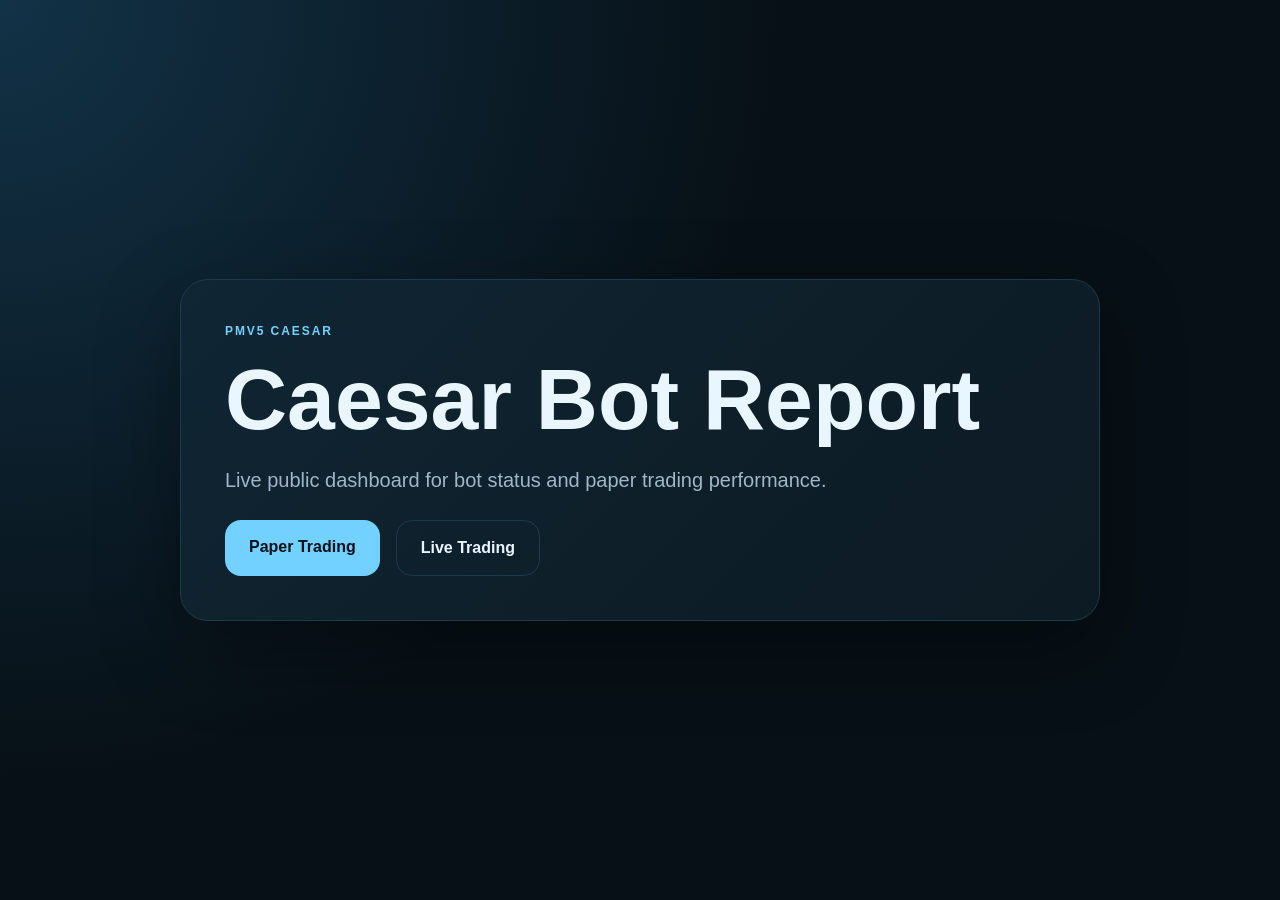
<file: index.html>
<!doctype html>
<html lang="en"><head><meta charset="utf-8"><meta name="viewport" content="width=device-width, initial-scale=1"><title>Caesar Bot Report</title><link rel="stylesheet" href="assets/caesar.css"></head>
<body><main class="home"><section class="hero"><div class="eyebrow">PMV5 Caesar</div><h1>Caesar Bot Report</h1><p>Live public dashboard for bot status and paper trading performance.</p><div class="button-row"><a class="big-button" href="paper/">Paper Trading</a><a class="big-button muted" href="live/">Live Trading</a></div></section></main></body></html>
</file>
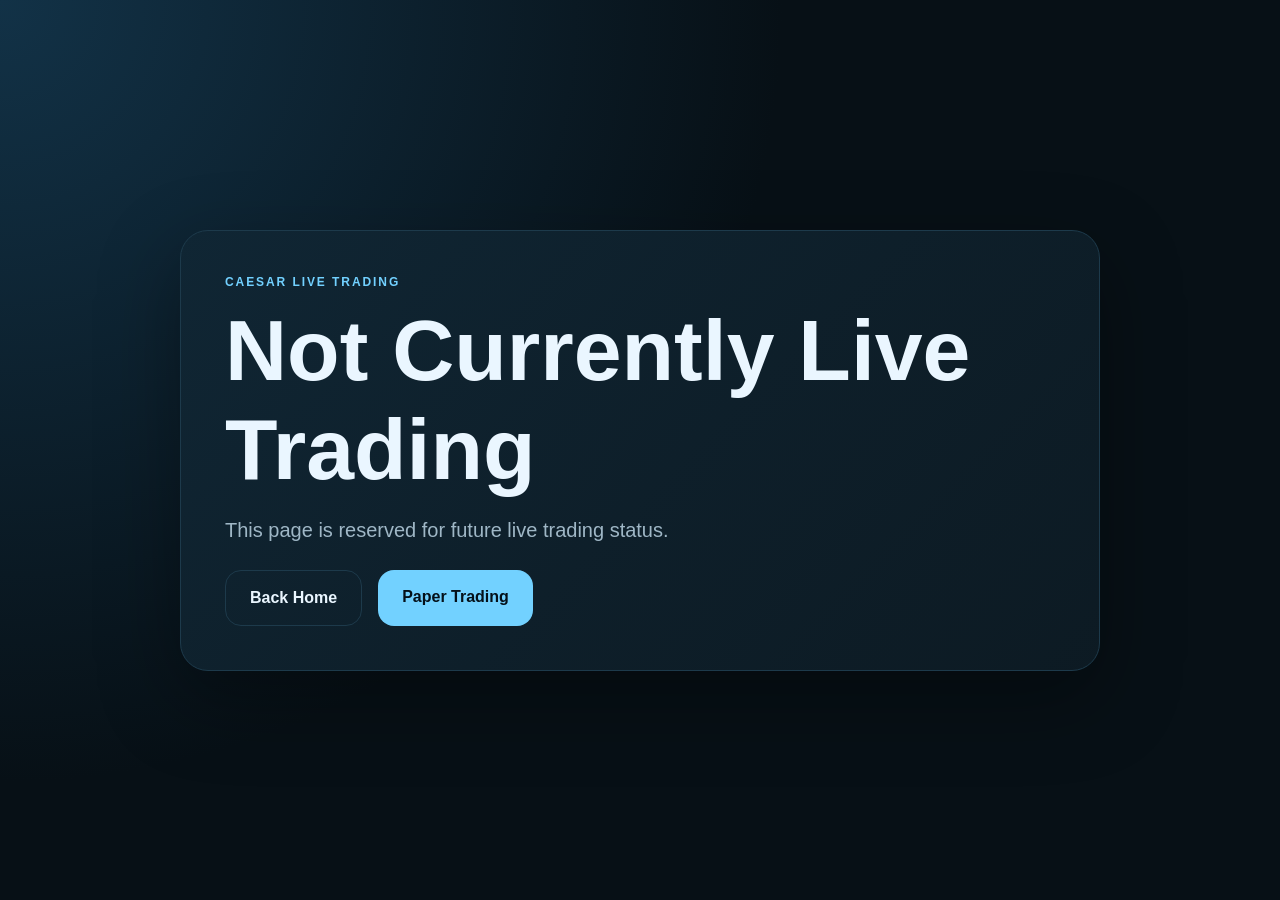
<file: live/index.html>
<!doctype html>
<html lang="en"><head><meta charset="utf-8"><meta name="viewport" content="width=device-width, initial-scale=1"><title>Caesar Live Trading</title><link rel="stylesheet" href="../assets/caesar.css"></head>
<body><main class="home"><section class="hero"><div class="eyebrow">Caesar Live Trading</div><h1>Not Currently Live Trading</h1><p>This page is reserved for future live trading status.</p><div class="button-row"><a class="big-button muted" href="../">Back Home</a><a class="big-button" href="../paper/">Paper Trading</a></div></section></main></body></html>
</file>
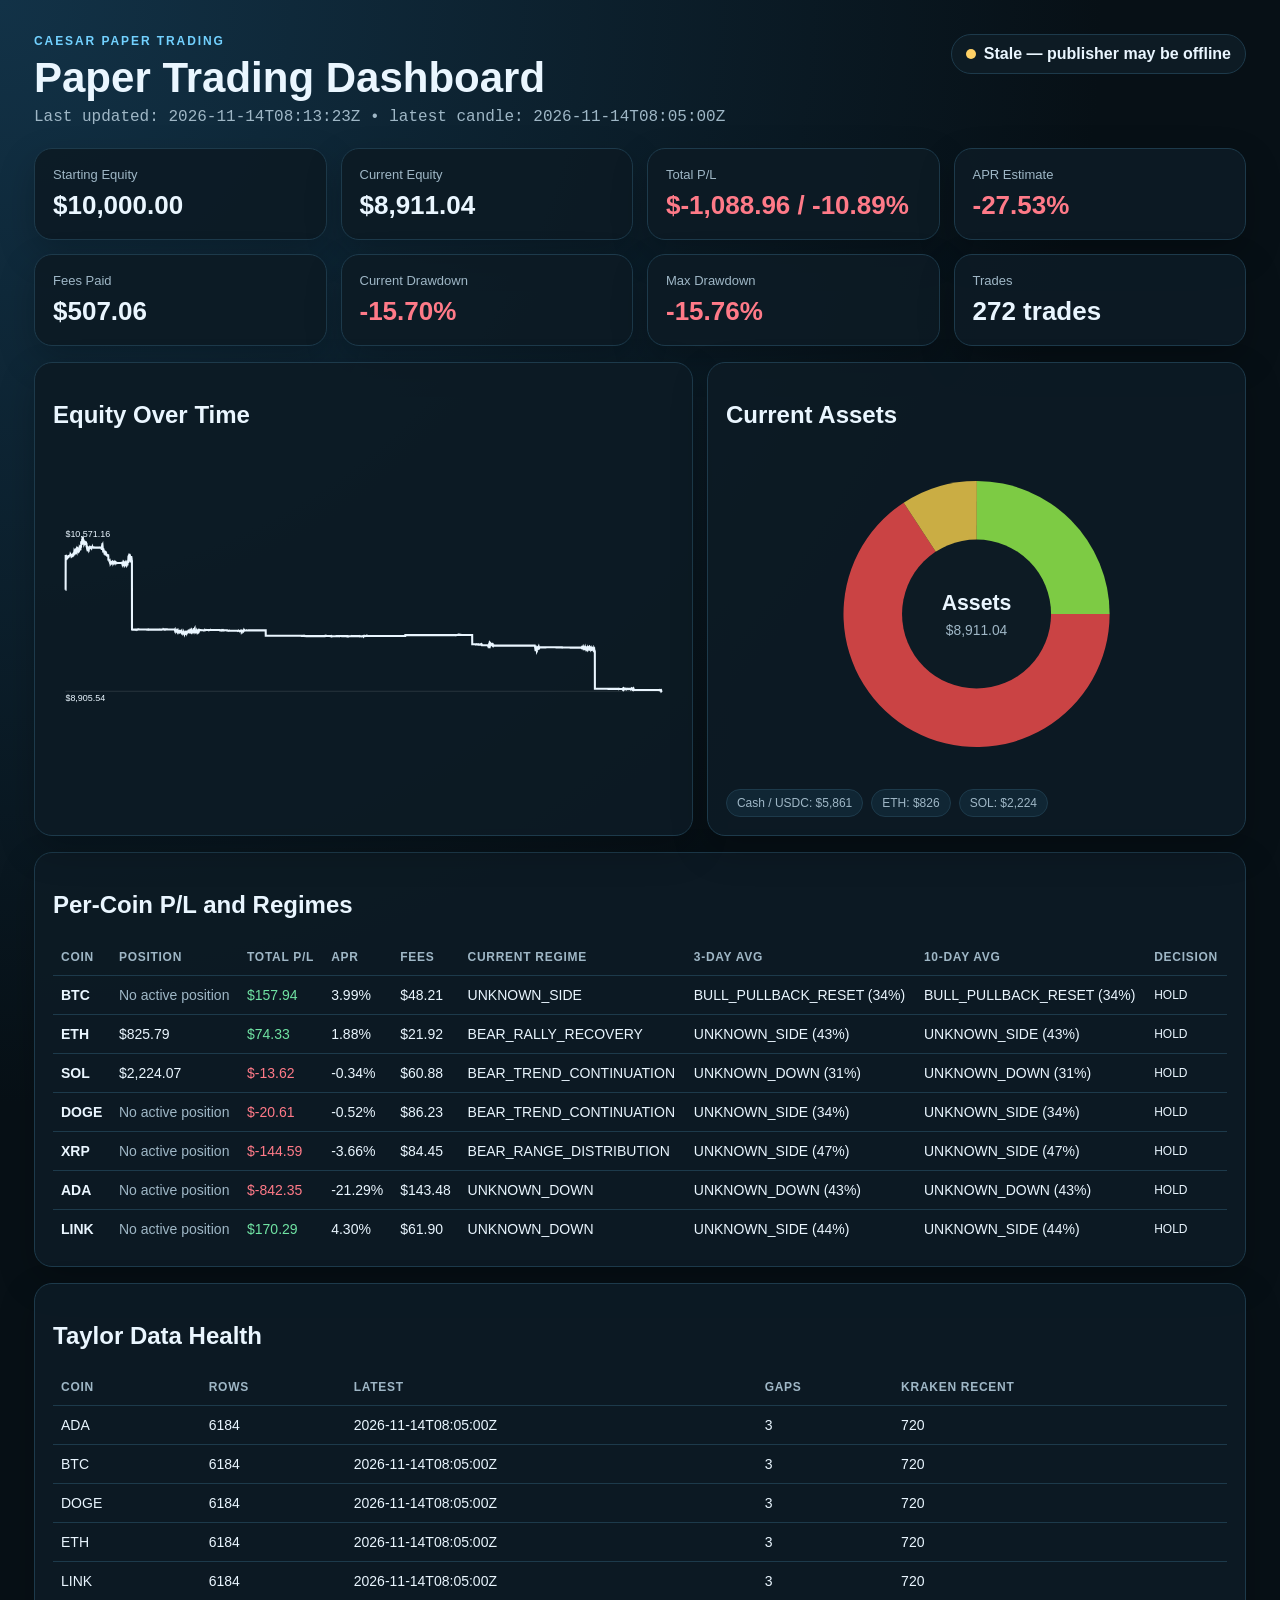
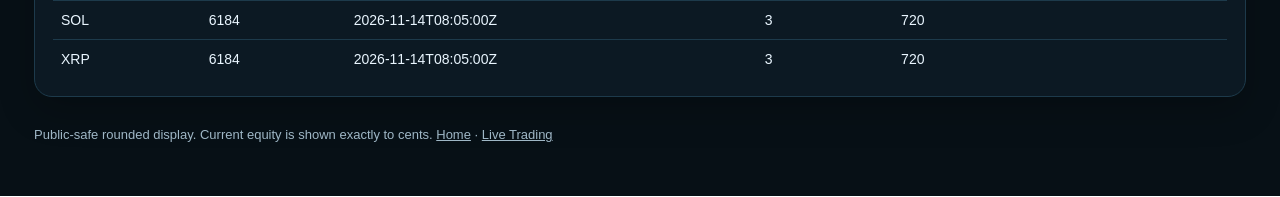
<file: paper/index.html>
<!doctype html>
<html lang="en"><head><meta charset="utf-8"><meta name="viewport" content="width=device-width, initial-scale=1"><title>Caesar Paper Trading</title><link rel="stylesheet" href="../assets/caesar.css"></head>
<body><main class="wrap"><div class="topbar"><div><div class="eyebrow">Caesar Paper Trading</div><h1>Paper Trading Dashboard</h1><div id="updated" class="subtle mono">Loading...</div></div><div class="status"><span id="statusDot" class="dot"></span><span id="statusText">Loading</span></div></div><section id="metrics" class="grid"></section><section class="section two"><div class="card"><h2>Equity Over Time</h2><div id="equityChart" class="chartbox"></div></div><div class="card"><h2>Current Assets</h2><div id="pie" class="piebox"></div><div id="legend" class="legend"></div></div></section><section class="section card"><h2>Per-Coin P/L and Regimes</h2><table><thead><tr><th>Coin</th><th>Position</th><th>Total P/L</th><th>APR</th><th>Fees</th><th>Current Regime</th><th>3-Day Avg</th><th>10-Day Avg</th><th>Decision</th></tr></thead><tbody id="coinRows"></tbody></table></section><section class="section card"><h2>Taylor Data Health</h2><table><thead><tr><th>Coin</th><th>Rows</th><th>Latest</th><th>Gaps</th><th>Kraken Recent</th></tr></thead><tbody id="healthRows"></tbody></table></section><div class="footer">Public-safe rounded display. Current equity is shown exactly to cents. <a href="../">Home</a> · <a href="../live/">Live Trading</a></div></main><script src="../assets/caesar.js"></script></body></html>
</file>
<file: assets/caesar.css>
:root{--bg:#071016;--panel:#0d1b24;--panel2:#102634;--text:#eaf6ff;--muted:#9fb7c6;--line:#1d3a4b;--good:#70e3a3;--bad:#ff7a88;--warn:#ffd166;--accent:#72d1ff}*{box-sizing:border-box}body{margin:0;font-family:Arial,Helvetica,sans-serif;background:radial-gradient(circle at top left,#123247,#071016 50%);color:var(--text)}a{color:inherit}.home{min-height:100vh;display:grid;place-items:center;padding:28px}.hero{width:min(920px,100%);background:linear-gradient(135deg,rgba(16,38,52,.92),rgba(13,27,36,.95));border:1px solid var(--line);border-radius:28px;padding:44px;box-shadow:0 28px 80px rgba(0,0,0,.35)}.eyebrow{text-transform:uppercase;letter-spacing:.16em;color:var(--accent);font-weight:700;font-size:12px}.hero h1{font-size:clamp(42px,7vw,86px);margin:12px 0}.hero p{color:var(--muted);font-size:20px}.button-row{display:flex;gap:16px;flex-wrap:wrap;margin-top:28px}.big-button{display:inline-block;text-decoration:none;background:var(--accent);color:#041019;font-weight:800;padding:18px 24px;border-radius:16px}.big-button.muted{background:transparent;color:var(--text);border:1px solid var(--line)}.wrap{width:min(1260px,100%);margin:0 auto;padding:24px}.topbar{display:flex;justify-content:space-between;gap:16px;align-items:flex-start;margin:10px 0 22px}.topbar h1{margin:6px 0;font-size:42px}.subtle{color:var(--muted)}.status{display:inline-flex;align-items:center;gap:8px;padding:10px 14px;border-radius:999px;background:var(--panel);border:1px solid var(--line);font-weight:700}.dot{width:10px;height:10px;border-radius:999px;background:var(--good)}.dot.stale{background:var(--warn)}.grid{display:grid;grid-template-columns:repeat(4,1fr);gap:14px}.card{background:rgba(13,27,36,.92);border:1px solid var(--line);border-radius:18px;padding:18px;box-shadow:0 14px 36px rgba(0,0,0,.22)}.metric-label{color:var(--muted);font-size:13px}.metric-value{font-size:26px;font-weight:800;margin-top:8px}.positive{color:var(--good)}.negative{color:var(--bad)}.section{margin-top:16px}.two{display:grid;grid-template-columns:1.1fr .9fr;gap:14px}.chartbox{height:330px}.piebox{height:330px;display:grid;place-items:center}.legend{display:flex;flex-wrap:wrap;gap:8px;margin-top:10px}.pill{border:1px solid var(--line);background:var(--panel2);border-radius:999px;padding:6px 10px;color:var(--muted);font-size:12px}table{width:100%;border-collapse:collapse}th,td{border-bottom:1px solid var(--line);padding:11px 8px;text-align:left;font-size:14px}th{color:var(--muted);font-size:12px;text-transform:uppercase;letter-spacing:.06em}tr:last-child td{border-bottom:0}.footer{margin:30px 0;color:var(--muted);font-size:13px}.mono{font-family:Consolas,monospace}.small{font-size:12px}@media(max-width:900px){.grid,.two{grid-template-columns:1fr}.topbar{display:block}.chartbox,.piebox{height:260px}}
</file>
